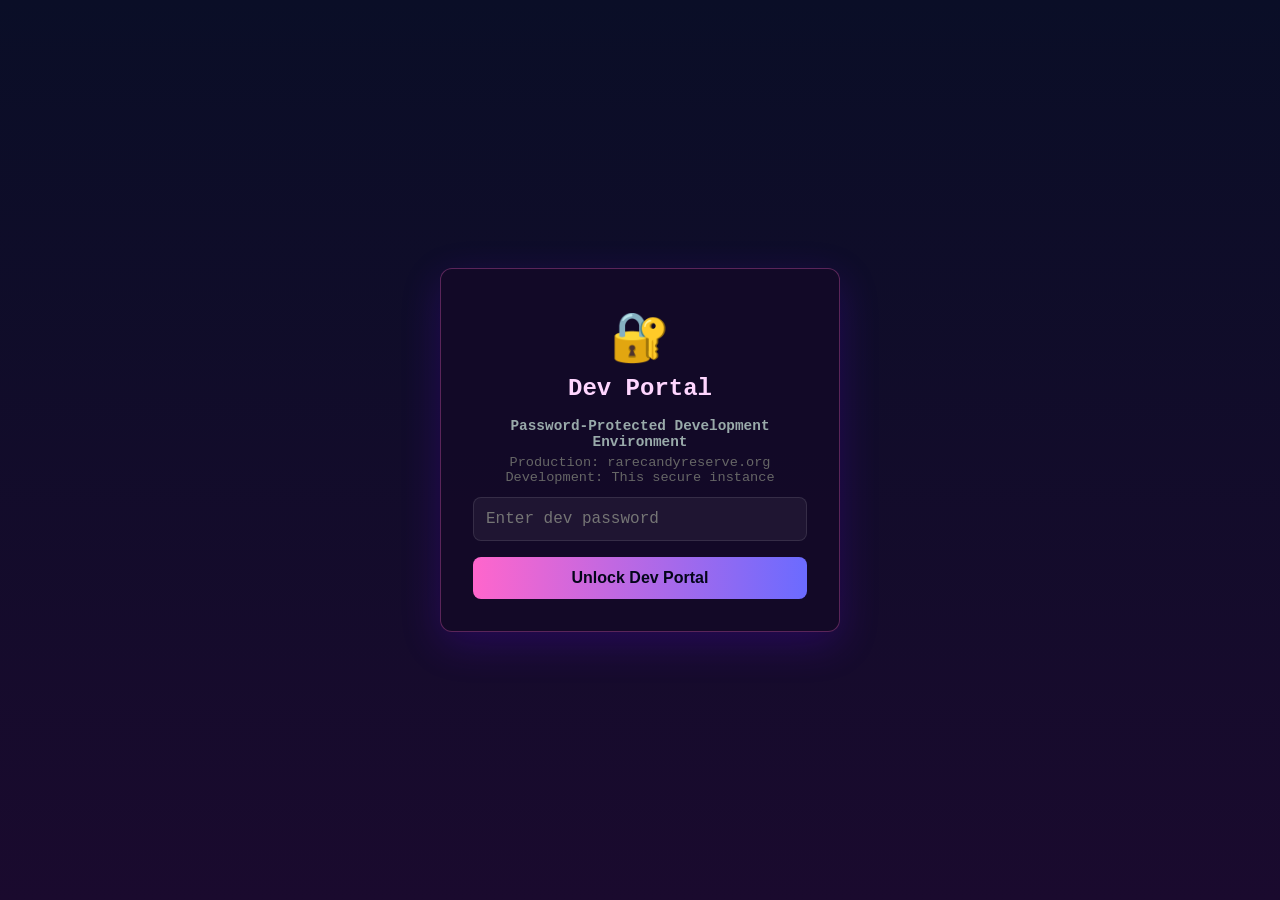
<file: dev/index.html>
<!DOCTYPE html>
<html>
<head>
  <meta charset="utf-8">
  <meta name="viewport" content="width=device-width,initial-scale=1">
  <title>Dev Portal — Rare Candy Reserve</title>
  <style>
    * { box-sizing: border-box; }
    html, body { height: 100%; margin: 0; }
    body {
      font-family: 'Courier New', monospace;
      background: linear-gradient(180deg, #0a0e27 0%, #1a0a2e 100%);
      color: #e8f0ff;
      display: flex;
      align-items: center;
      justify-content: center;
      padding: 1rem;
    }
    .login-container {
      background: rgba(20, 10, 40, 0.95);
      border: 1px solid rgba(255, 102, 204, 0.3);
      border-radius: 12px;
      padding: 2rem;
      max-width: 400px;
      width: 100%;
      box-shadow: 0 12px 40px rgba(107, 0, 255, 0.2);
    }
    h1 {
      text-align: center;
      margin-top: 0;
      color: #ffd6ff;
      font-size: 1.5rem;
    }
    .lock-icon {
      text-align: center;
      font-size: 3rem;
      margin: 0.5rem 0;
    }
    p {
      text-align: center;
      color: #9aa;
      font-size: 0.9rem;
      margin: 0.3rem 0;
    }
    input {
      width: 100%;
      padding: 0.75rem;
      margin: 0.5rem 0 1rem 0;
      border: 1px solid rgba(255, 255, 255, 0.1);
      background: rgba(255, 255, 255, 0.05);
      border-radius: 8px;
      color: #e8f0ff;
      font-family: inherit;
      font-size: 1rem;
    }
    input:focus {
      outline: none;
      border-color: rgba(255, 102, 204, 0.6);
      background: rgba(255, 255, 255, 0.08);
    }
    button {
      width: 100%;
      padding: 0.75rem;
      background: linear-gradient(90deg, #ff66cc, #6b6bff);
      color: #04061a;
      border: none;
      border-radius: 8px;
      font-weight: 700;
      cursor: pointer;
      font-size: 1rem;
      transition: opacity 0.2s;
    }
    button:hover { opacity: 0.9; }
    button:active { opacity: 0.8; }
    .error {
      color: #ff4444;
      text-align: center;
      margin: 1rem 0 0 0;
      font-size: 0.9rem;
    }
    .success {
      color: #00ffd0;
      text-align: center;
      margin: 1rem 0 0 0;
    }
  </style>
</head>
<body>
  <div class="login-container">
    <div class="lock-icon">🔐</div>
    <h1>Dev Portal</h1>
    <p><strong>Password-Protected Development Environment</strong></p>
    <p style="font-size:0.85rem;color:#666">Production: rarecandyreserve.org<br>Development: This secure instance</p>
    
    <form id="loginForm">
      <input type="password" id="password" placeholder="Enter dev password" autocomplete="off" required>
      <button type="submit">Unlock Dev Portal</button>
    </form>
    
    <div id="message"></div>
  </div>

<script>
  // SHA-256 hash of password: "rarecandydev2026"
  const CORRECT_HASH = "0fdfc3d36fd643513e7b937f6e195a0bbce6ae17e090b6c74f9e9237b34ac468";
  const SESSION_KEY = "rare_candy_dev_session";
  const SESSION_TIMEOUT = 12 * 60 * 60 * 1000; // 12 hours

  function checkSession() {
    const session = sessionStorage.getItem(SESSION_KEY);
    if (session) {
      const loginTime = parseInt(session);
      if (Date.now() - loginTime < SESSION_TIMEOUT) {
        loadDevPortal();
        return;
      } else {
        sessionStorage.removeItem(SESSION_KEY);
      }
    }
  }

  async function hashPassword(str) {
    const encoder = new TextEncoder();
    const data = encoder.encode(str);
    const hashBuffer = await crypto.subtle.digest('SHA-256', data);
    const hashArray = Array.from(new Uint8Array(hashBuffer));
    return hashArray.map(b => b.toString(16).padStart(2, '0')).join('');
  }

  document.getElementById('loginForm').addEventListener('submit', async (e) => {
    e.preventDefault();
    const password = document.getElementById('password').value;
    const hash = await hashPassword(password);
    const msg = document.getElementById('message');
    
    if (hash === CORRECT_HASH) {
      sessionStorage.setItem(SESSION_KEY, Date.now().toString());
      msg.innerHTML = '<div class="success">✓ Authenticated! Loading Dev Portal...</div>';
      setTimeout(() => loadDevPortal(), 500);
    } else {
      msg.innerHTML = '<div class="error">✗ Incorrect password — Dev access denied</div>';
      document.getElementById('password').value = '';
    }
  });

  function loadDevPortal() {
    document.body.innerHTML = `
      <div style="max-width:1200px;margin:0 auto;padding:2rem">
        <button style="position:absolute;top:1rem;right:1rem;padding:0.5rem 1rem;background:#ff4444;color:white;border:none;border-radius:8px;cursor:pointer;font-weight:700" onclick="logout()">🚪 Logout</button>
        
        <h1 style="color:#ffd6ff">🔐 Dev Portal — Rare Candy Reserve</h1>
        <div style="background:rgba(255,102,204,0.1);border-left:4px solid #ff66cc;padding:1rem;border-radius:8px;margin:1rem 0">
          <p style="margin:0;color:#ffd6ff"><strong>✓ You are authenticated</strong></p>
          <p style="margin:0.5rem 0 0 0;color:#cbd;font-size:0.9rem">You can now edit your website. Changes here are <strong>separate from rarecandyreserve.org</strong> until you push them to production.</p>
        </div>

        <div style="display:grid;grid-template-columns:repeat(auto-fit,minmax(320px,1fr));gap:1.5rem;margin:2rem 0">
          
          <div style="background:rgba(20,10,40,0.8);border:1px solid rgba(255,102,204,0.3);border-radius:12px;padding:1.5rem;box-shadow:0 6px 20px rgba(255,102,204,0.1)">
            <h3 style="color:#ff66cc;margin-top:0">📝 Edit Configuration</h3>
            <p style="color:#cbd">Update your website without touching code</p>
            <p style="font-size:0.85rem;color:#999;margin-bottom:1rem"><strong>What you can change:</strong></p>
            <ul style="font-size:0.9rem;color:#cbd;margin:0;padding-left:1.2rem">
              <li>Spotify track ID</li>
              <li>Product names & prices</li>
              <li>Images & URLs</li>
              <li>Music streaming links</li>
              <li>Social media links</li>
            </ul>
            <p style="font-size:0.8rem;color:#999;margin-top:1rem"><strong>How:</strong> Use the browser editor to export a new <code style="background:rgba(0,0,0,0.4);padding:0.2rem 0.4rem;border-radius:3px">config.json</code>, then replace the repo copy and push.</p>
            <button onclick="location.href='config-editor.html'" style="background:linear-gradient(90deg,#ff66cc,#6b6bff);padding:0.6rem 1rem;margin-top:1rem;border:none;color:#04061a;border-radius:8px;cursor:pointer;font-weight:700;width:100%">Open Config Editor</button>
          </div>

          <div style="background:rgba(20,10,40,0.8);border:1px solid rgba(107,107,255,0.3);border-radius:12px;padding:1.5rem;box-shadow:0 6px 20px rgba(107,107,255,0.1)">
            <h3 style="color:#6b6bff;margin-top:0">🛠️ Development Tools</h3>
            <p style="color:#cbd">Resources for editing your site</p>
            <ul style="font-size:0.9rem;color:#cbd;margin:1rem 0;padding-left:1.2rem">
              <li><strong>QUICK_EDIT_GUIDE.md</strong> — Editing instructions</li>
              <li><strong>config.json</strong> — Site configuration file</li>
              <li><strong>/public</strong> — Production site (locked)</li>
              <li><strong>/dev</strong> — This development area</li>
            </ul>
            <button onclick="alert('See QUICK_EDIT_GUIDE.md and PROD_DEV_SETUP.md in your repo root')" style="background:linear-gradient(90deg,#6b6bff,#00ffd0);padding:0.6rem 1rem;margin-top:1rem;border:none;color:#04061a;border-radius:8px;cursor:pointer;font-weight:700;width:100%">📚 View Guides</button>
          </div>

          <div style="background:rgba(20,10,40,0.8);border:1px solid rgba(0,255,208,0.3);border-radius:12px;padding:1.5rem;box-shadow:0 6px 20px rgba(0,255,208,0.1)">
            <h3 style="color:#00ffd0;margin-top:0">🚀 Deploy to Production</h3>
            <p style="color:#cbd"><strong>Ready to go live?</strong></p>
            <p style="font-size:0.9rem;color:#cbd;margin-bottom:1rem">Once you've tested your changes, copy them to /public and push:</p>
            <code style="background:rgba(0,0,0,0.4);padding:0.75rem;border-radius:4px;display:block;margin:0.5rem 0;font-size:0.85rem;color:#00ffd0;border-left:2px solid #00ffd0">cp -r dev/* public/</code>
            <code style="background:rgba(0,0,0,0.4);padding:0.75rem;border-radius:4px;display:block;margin:0.5rem 0;font-size:0.85rem;color:#00ffd0;border-left:2px solid #00ffd0">git push origin main</code>
            <p style="font-size:0.8rem;color:#999;margin-top:0.5rem">Your changes will go live on rarecandyreserve.org in 30-60 seconds ✓</p>
          </div>

        </div>

        <div style="background:rgba(20,10,40,0.8);border:1px solid rgba(255,255,255,0.1);border-radius:12px;padding:1.5rem;margin:2rem 0">
          <h3 style="color:#ffd6ff">⚙️ Environment Separation</h3>
          <table style="width:100%;color:#cbd;border-collapse:collapse">
            <tr style="border-bottom:1px solid rgba(255,255,255,0.1)">
              <th style="text-align:left;padding:0.5rem;color:#ffd6ff">Folder</th>
              <th style="text-align:left;padding:0.5rem;color:#ffd6ff">URL</th>
              <th style="text-align:left;padding:0.5rem;color:#ffd6ff">Purpose</th>
            </tr>
            <tr style="border-bottom:1px solid rgba(255,255,255,0.05)">
              <td style="padding:0.5rem"><code>/public</code></td>
              <td style="padding:0.5rem"><strong>rarecandyreserve.org</strong></td>
              <td style="padding:0.5rem">📺 Production (LIVE) — locked, don't edit</td>
            </tr>
            <tr style="border-bottom:1px solid rgba(255,255,255,0.05)">
              <td style="padding:0.5rem"><code>/dev</code></td>
              <td style="padding:0.5rem"><strong>rarecandyreserve.org/dev/</strong></td>
              <td style="padding:0.5rem">🔐 Development (protected) — you are here</td>
            </tr>
            <tr>
              <td style="padding:0.5rem"><code>/production-locked</code></td>
              <td style="padding:0.5rem">(backup only)</td>
              <td style="padding:0.5rem">💾 Rollback copy — emergency restore</td>
            </tr>
          </table>
        </div>

        <div style="background:rgba(255,200,0,0.08);border-left:4px solid #ffd700;padding:1rem;border-radius:8px;margin:2rem 0">
          <p style="margin:0;color:#ffd6ff"><strong>⚡ Remember:</strong></p>
          <ul style="color:#cbd;margin:0.5rem 0 0 0;padding-left:1.2rem">
            <li><strong>Edit in /dev</strong> to test changes safely</li>
            <li><strong>Test thoroughly</strong> before copying to /public</li>
            <li><strong>Push to main branch</strong> to deploy to Cloudflare</li>
            <li><strong>rarecandyreserve.org stays locked</strong> until you explicitly copy changes</li>
          </ul>
        </div>
      </div>
    `;
  }

  function logout() {
    sessionStorage.removeItem(SESSION_KEY);
    location.reload();
  }

  checkSession();
</script>
</body>
</html>
</file>
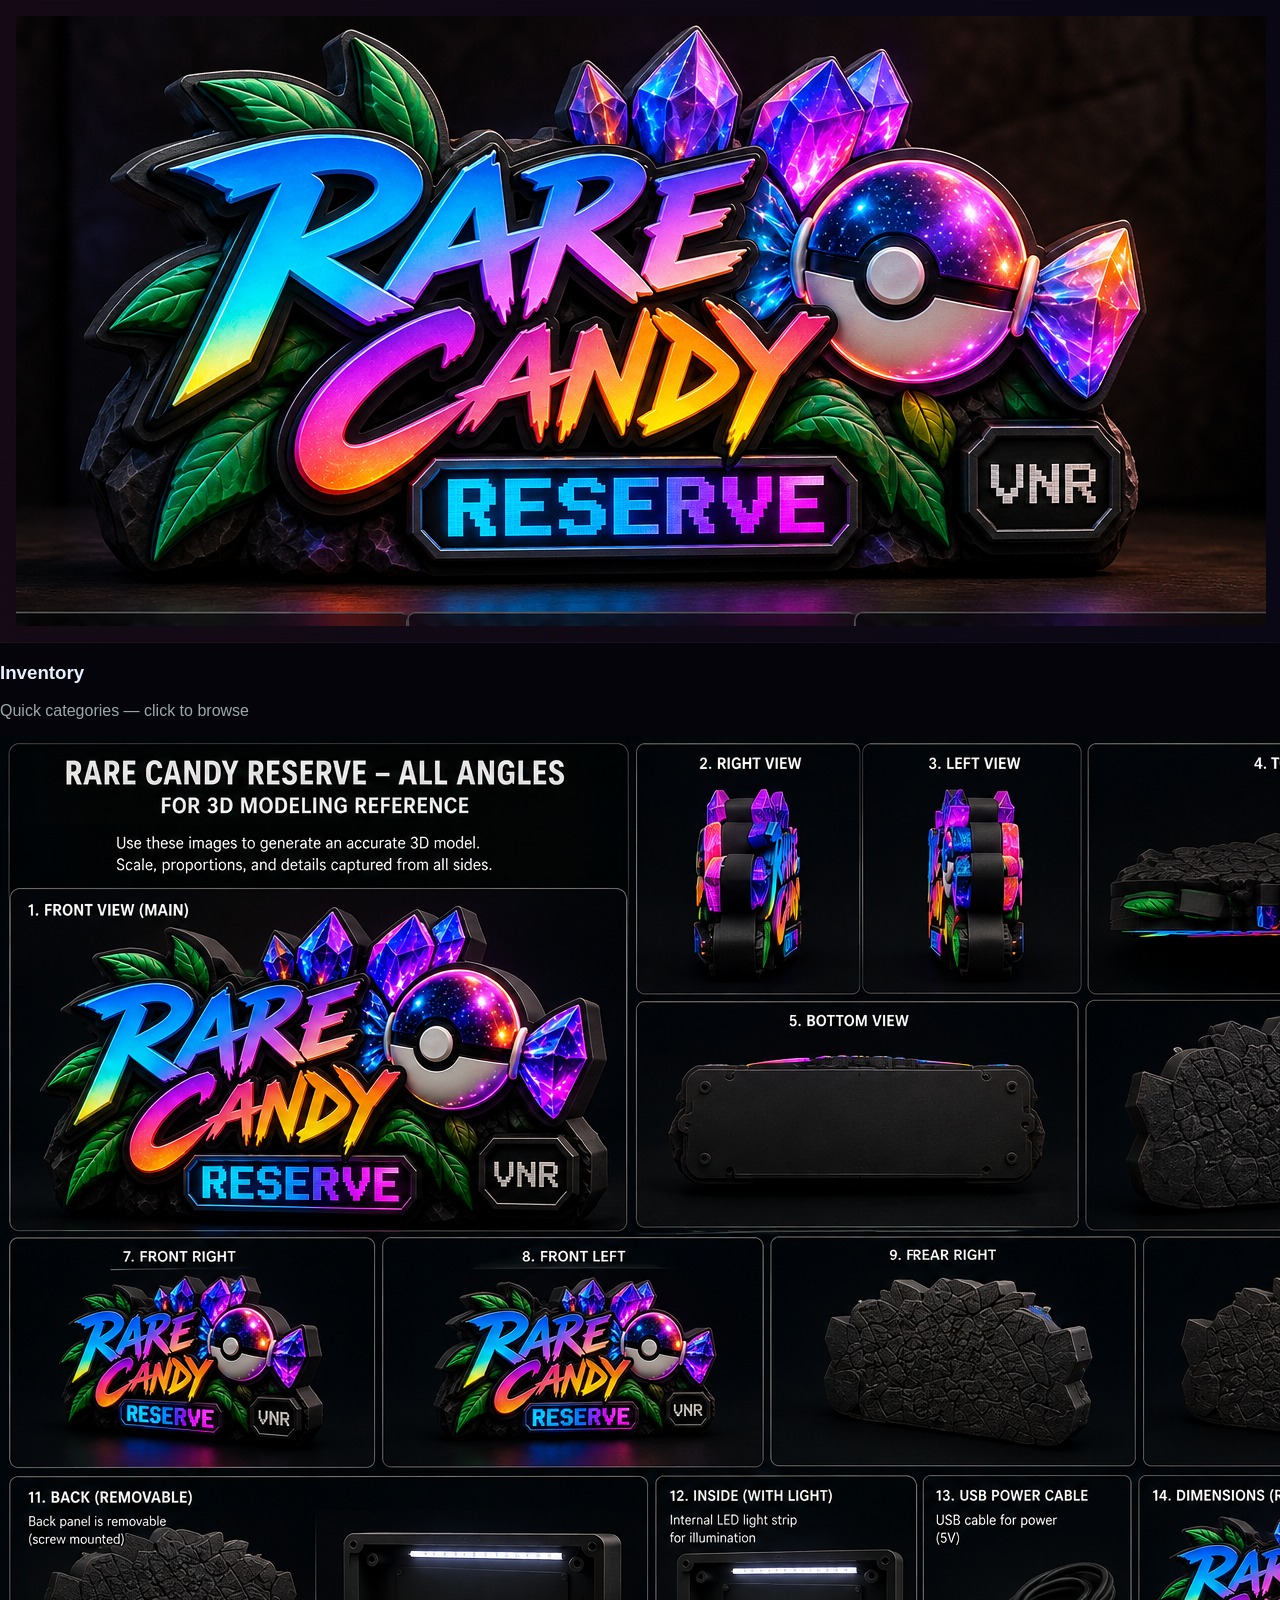
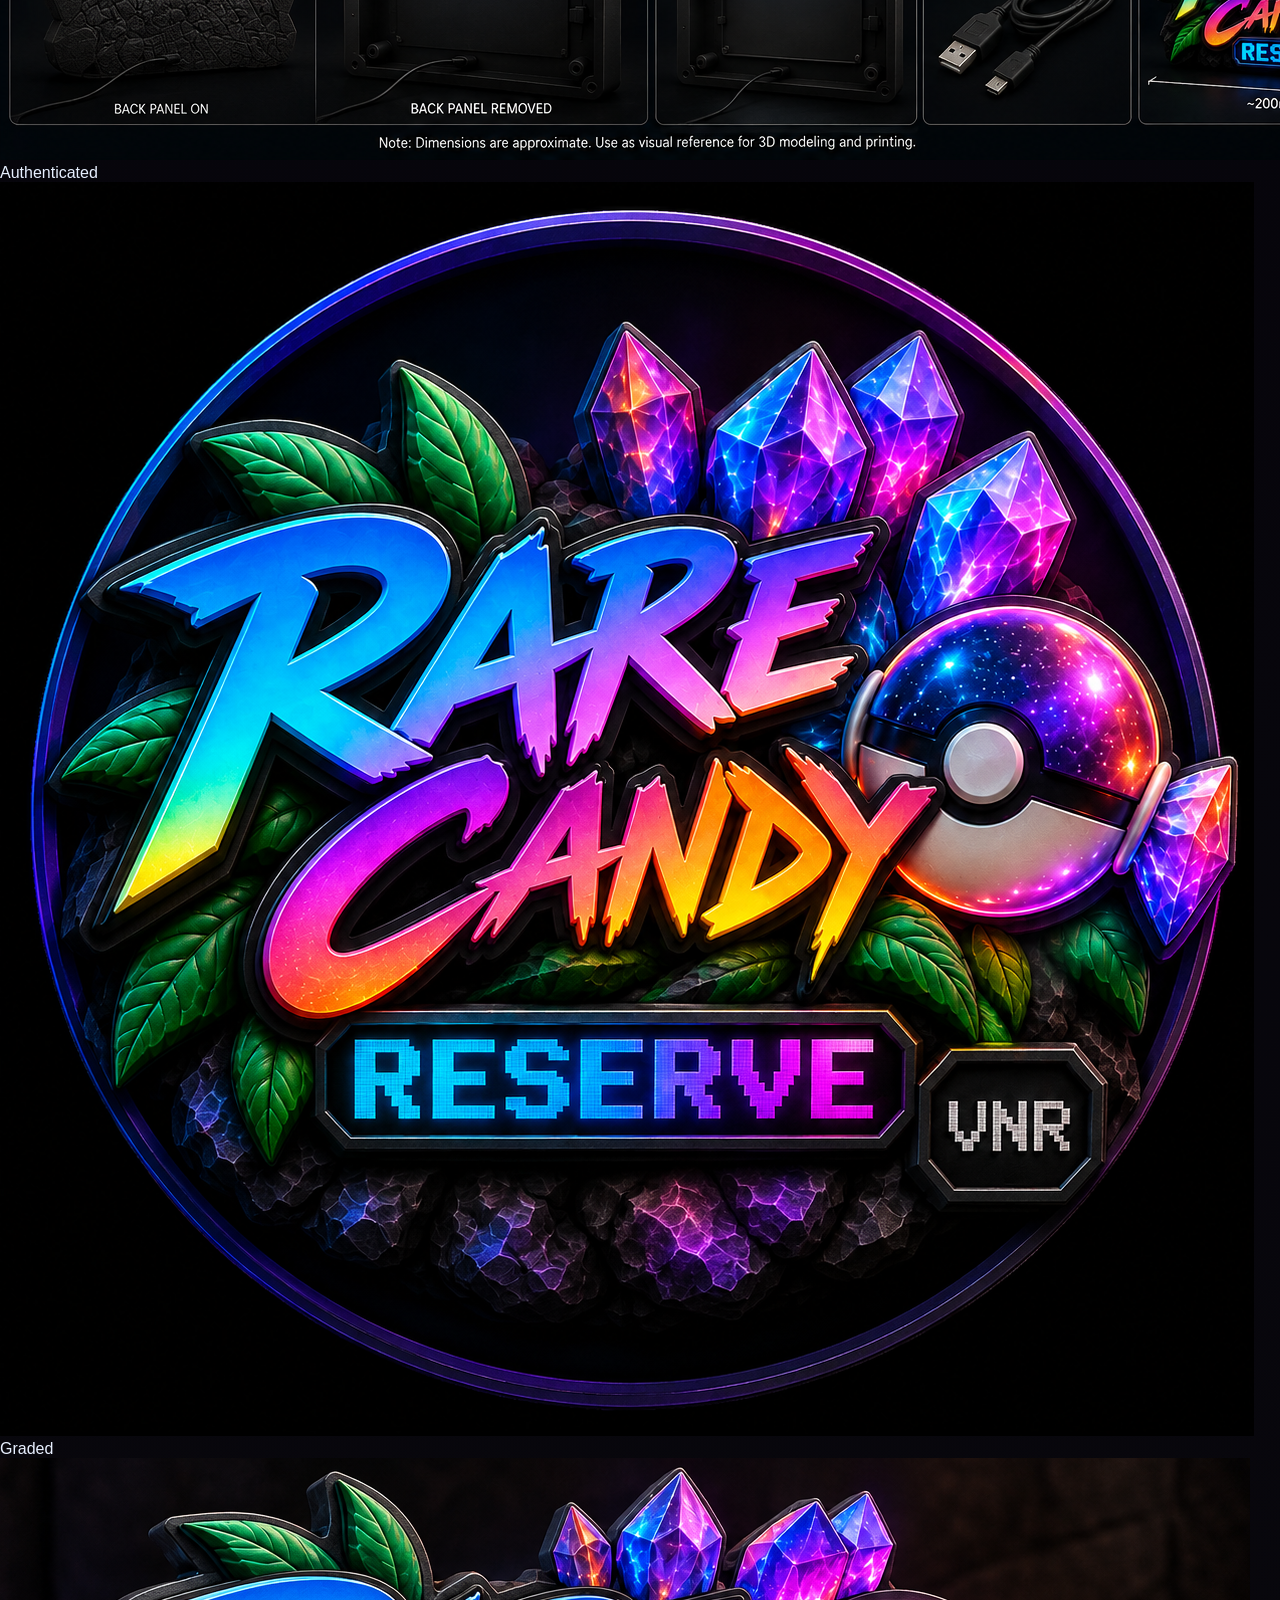
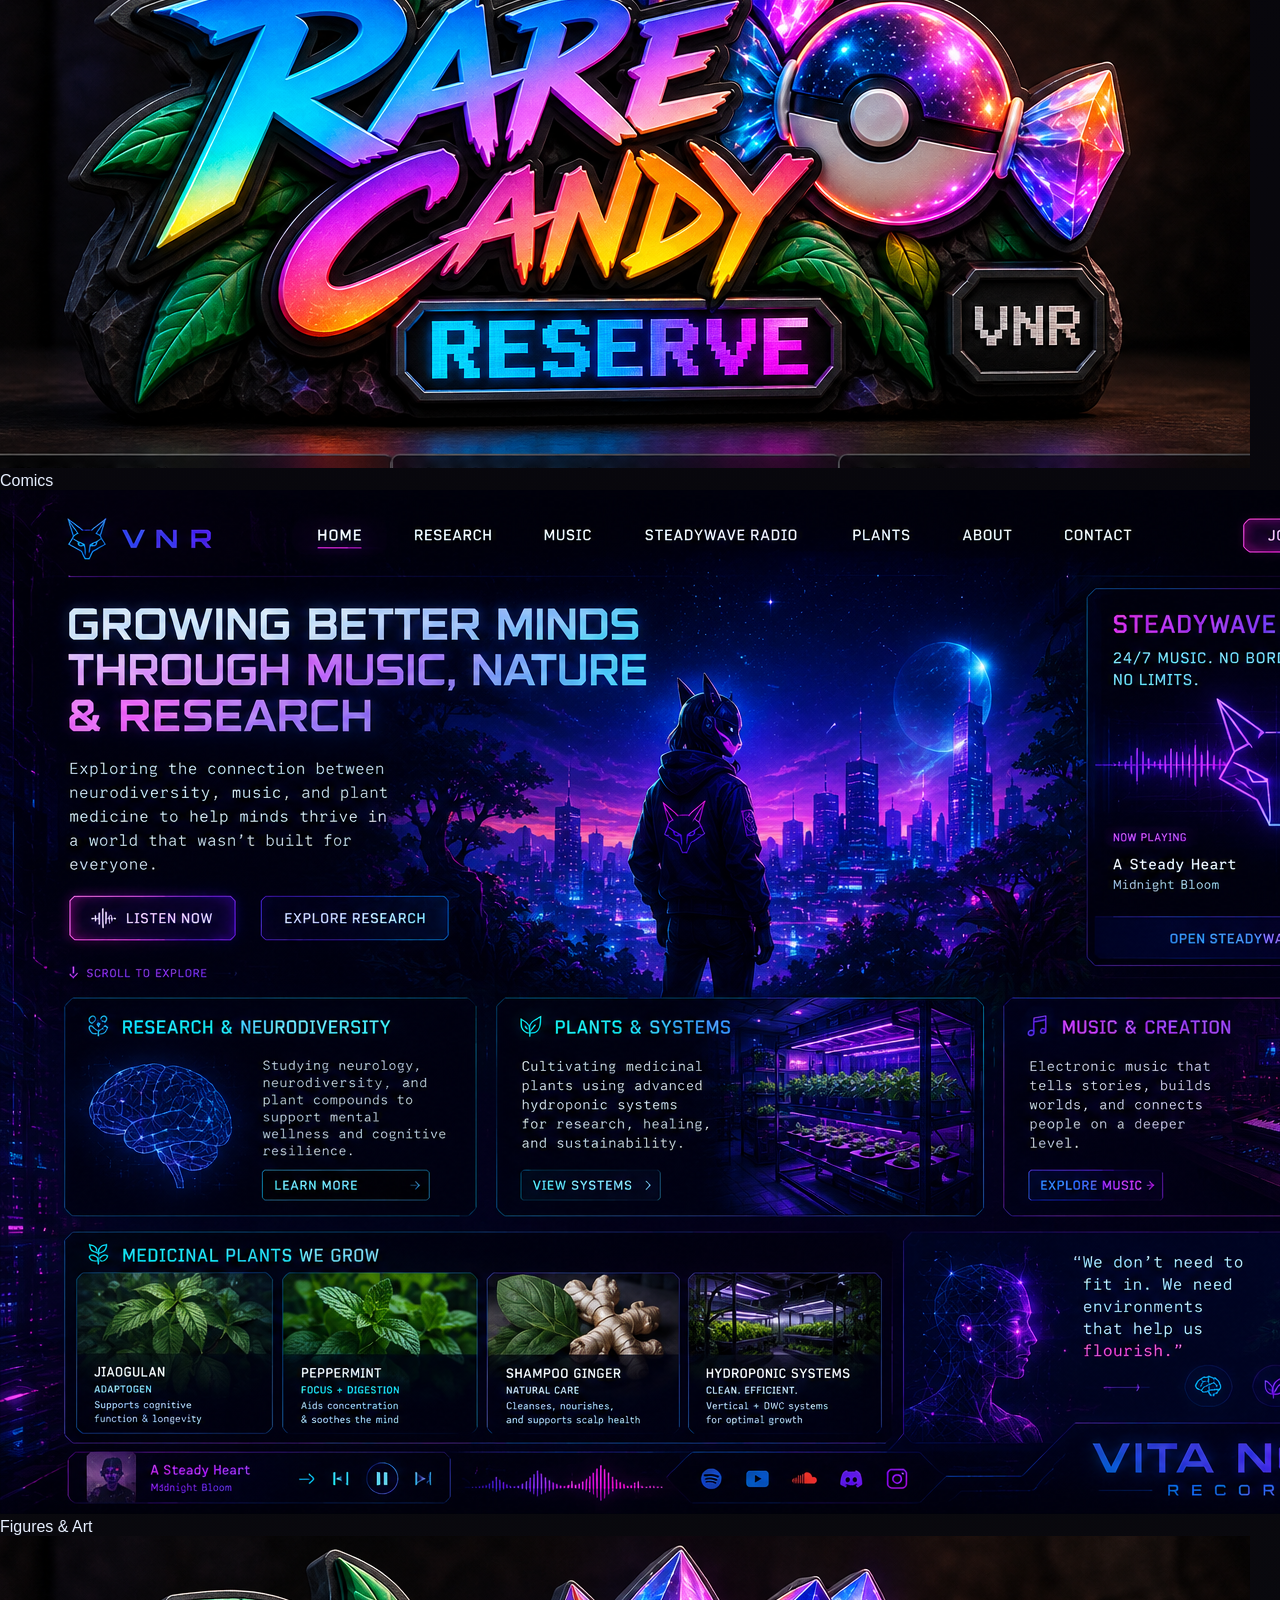
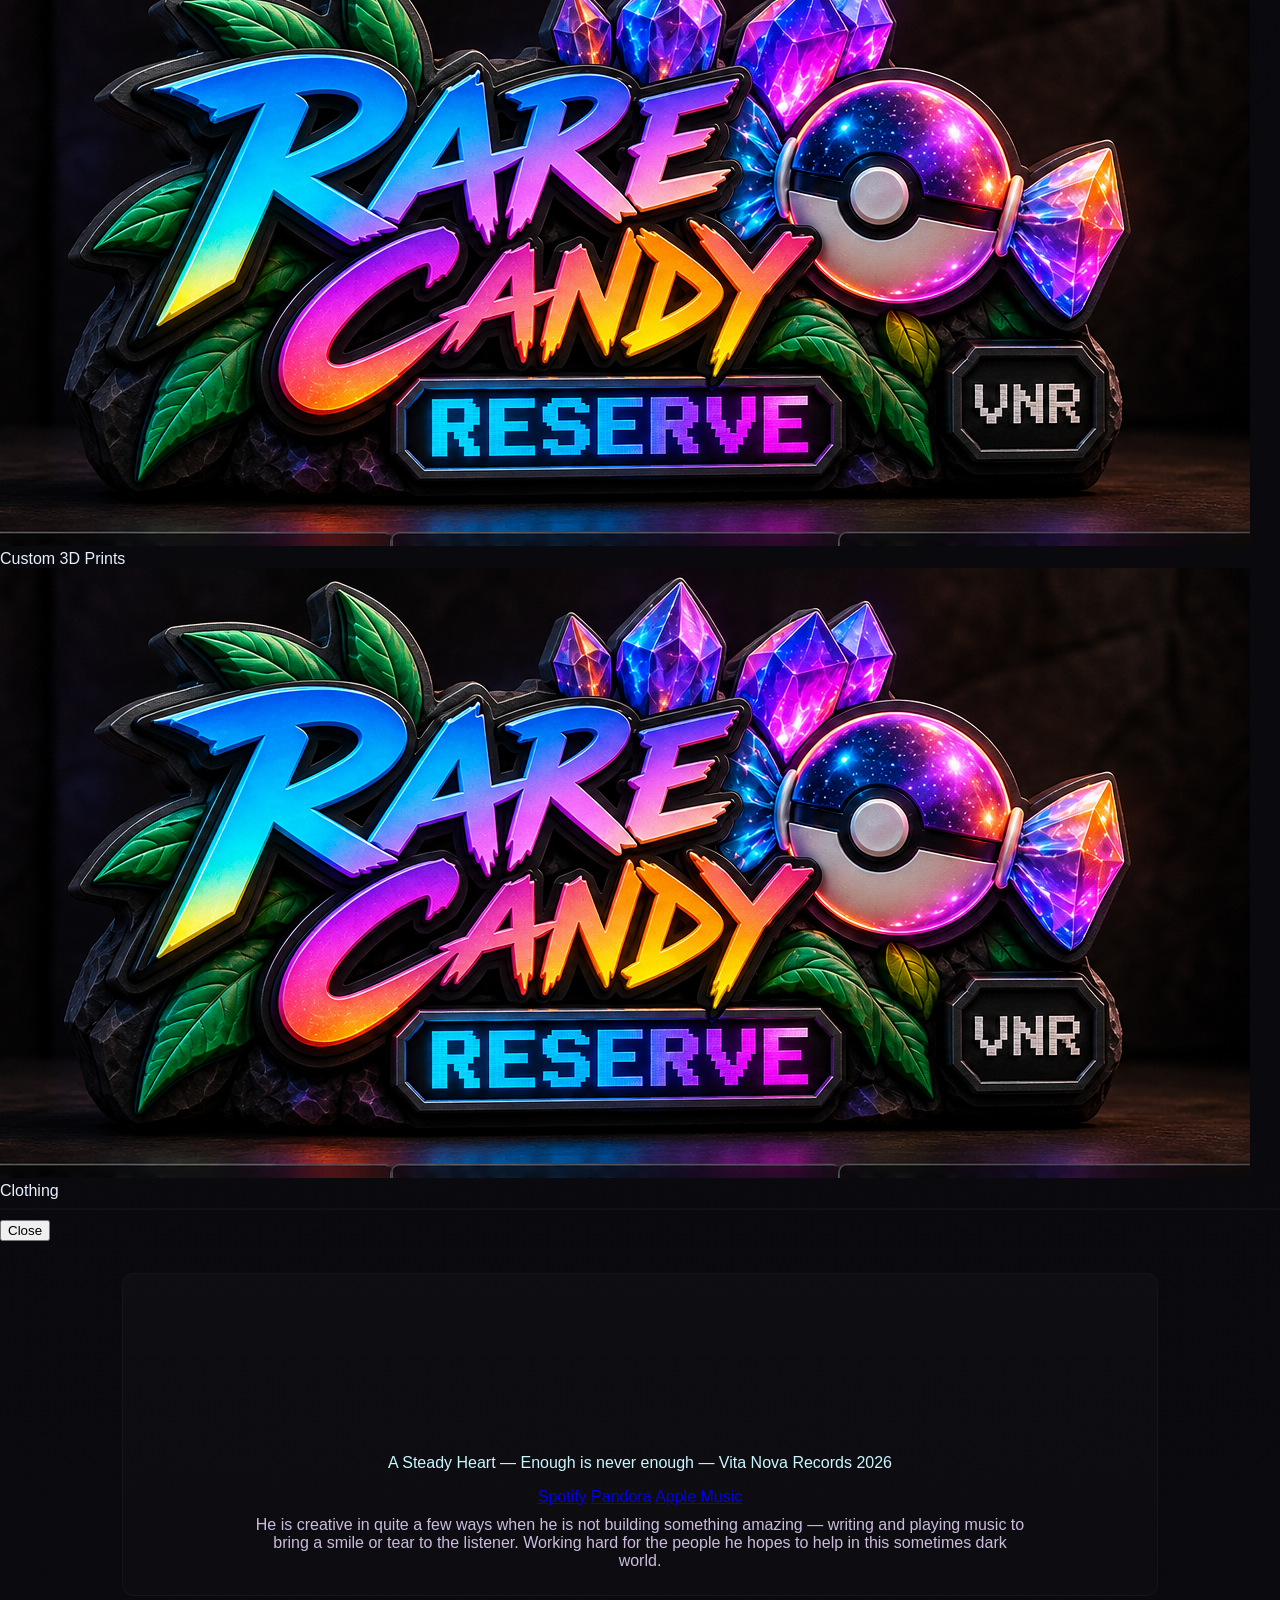
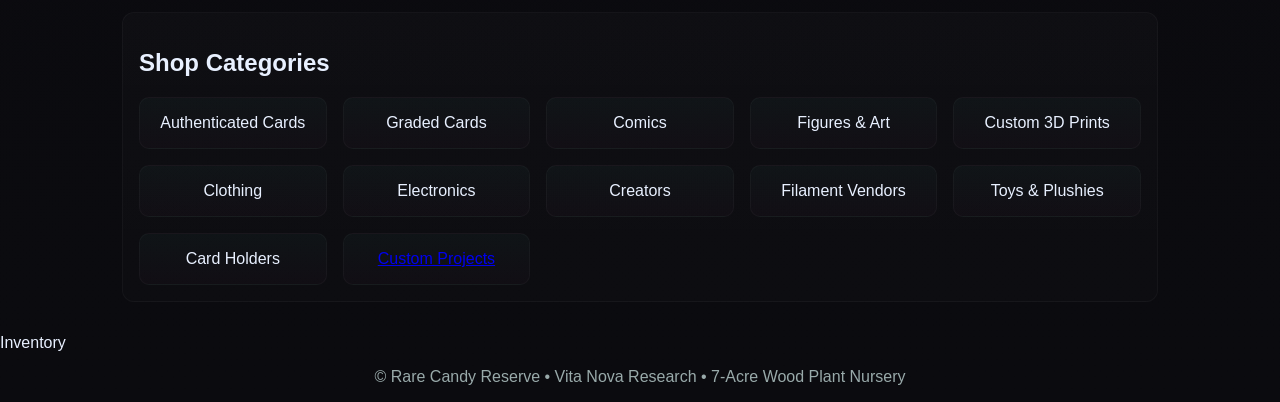
<file: production-locked/index.html>
<!doctype html>
<html>
<head>
  <meta charset="utf-8">
  <meta name="viewport" content="width=device-width,initial-scale=1">
  <title>Rare Candy Reserve</title>
  <link rel="stylesheet" href="/css/styles.css">
</head>
<body>
  <header>
    <img class="banner" src="/images/a75ab98a-c055-41bf-a08e-fecf8aa1abee-Rare_Candy_Reserve_LOGO.png" alt="banner">
    <div class="header-row">
      <button class="inv-toggle" id="invToggle">☰</button>
      <img class="logo" src="/images/a75ab98a-c055-41bf-a08e-fecf8aa1abee-Rare_Candy_Reserve_LOGO.png" alt="logo">
      <nav>
        <a href="/">Home</a>
        <a href="/products.html">Products</a>
        <a href="/music.html">Music</a>
        <a href="/submit.html">Custom Projects</a>
      </nav>
    </div>
  </header>

  <!-- Inventory Drawer -->
  <aside class="inv-drawer" id="invDrawer" aria-hidden="true">
    <h3>Inventory</h3>
    <p style="color:#9aa;margin-top:0">Quick categories — click to browse</p>
    <div class="inv-grid">
      <div class="inv-item"><img src="/images/b8409556-b488-456b-b63f-2fbba1039b8f-049a0d2b-37d8-4207-aa34-a57dd5098146.png" alt="Auth"><div>Authenticated</div></div>
      <div class="inv-item"><img src="/images/fd22ed70-971a-435a-bdc3-5b7d048ee5c9-Rare_candy_reserve_500kb.png" alt="Cards"><div>Graded</div></div>
      <div class="inv-item"><img src="/images/c60bf3e9-5941-49d8-a0d4-d354d3a51807-Rare_Candy_Reserve_LOGO.png" alt="Comics"><div>Comics</div></div>
      <div class="inv-item"><img src="/images/dc9abfcb-eb16-4161-9792-5bff73e42560-VNR_website_design.png" alt="Figures"><div>Figures & Art</div></div>
      <div class="inv-item"><img src="/images/logo.png" alt="3D"><div>Custom 3D Prints</div></div>
      <div class="inv-item"><img src="/images/logo.png" alt="Clothing"><div>Clothing</div></div>
    </div>
    <hr style="border-color:rgba(255,255,255,0.03)">
    <div style="margin-top:0.6rem"><button class="button-ghost" id="closeInv">Close</button></div>
  </aside>

  <main class="container">
    <section class="card">
      <div style="text-align:center">
        <iframe
          id="spotifyPlayer"
          style="border-radius:12px;max-width:100%"
          src="https://open.spotify.com/embed/track/5BYgK8ezleNqwQz4RiAleA?utm_source=generator"
          width="50%"
          height="152"
          frameborder="0"
          allow="autoplay; clipboard-write; encrypted-media; fullscreen; picture-in-picture"
          loading="lazy"
          title="A Steady Heart on Spotify"></iframe>
        <p style="margin-top:0.5rem;color:#c9f7ff">A Steady Heart — <span id="trackInfo">Enough is never enough</span> — Vita Nova Records 2026</p>
        <div class="socials">
          <a class="spotify" href="https://open.spotify.com/artist/5Yu8YngzEdVTot78vdFgnB?si=Mqjo7Sk_QTSaHr73mWOELQ" target="_blank" rel="noopener">Spotify</a>
          <a class="pandora" href="https://www.pandora.com/artist/a-steady-heart/ARpnXxfJ9zZrbK6" target="_blank" rel="noopener">Pandora</a>
          <a class="apple" href="https://music.apple.com/us/artist/a-steady-heart/1870402975" target="_blank" rel="noopener">Apple Music</a>
        </div>
      </div>
      <p style="text-align:center;color:#cbd;max-width:780px;margin:0.6rem auto">He is creative in quite a few ways when he is not building something amazing — writing and playing music to bring a smile or tear to the listener. Working hard for the people he hopes to help in this sometimes dark world.</p>
    </section>

    <section class="card">
      <h2>Shop Categories</h2>
      <div class="grid">
        <div class="cat">Authenticated Cards</div>
        <div class="cat">Graded Cards</div>
        <div class="cat">Comics</div>
        <div class="cat">Figures & Art</div>
        <div class="cat">Custom 3D Prints</div>
        <div class="cat">Clothing</div>
        <div class="cat">Electronics</div>
        <div class="cat">Creators</div>
        <div class="cat">Filament Vendors</div>
        <div class="cat">Toys & Plushies</div>
        <div class="cat">Card Holders</div>
        <div class="cat"><a href="/submit.html">Custom Projects</a></div>
      </div>
    </section>

  </main>
  <div class="hud neon-outline">Inventory</div>
  <footer class="footer">© Rare Candy Reserve • Vita Nova Research • 7-Acre Wood Plant Nursery</footer>

<script>
// Inventory drawer toggle
const invToggle = document.getElementById('invToggle'); const invDrawer = document.getElementById('invDrawer'); const closeInv = document.getElementById('closeInv');
invToggle.addEventListener('click', ()=>{ const open = invDrawer.classList.toggle('open'); invDrawer.setAttribute('aria-hidden', (!open).toString()) })
if (closeInv) closeInv.addEventListener('click', ()=>{ invDrawer.classList.remove('open'); invDrawer.setAttribute('aria-hidden','true') })

// Simple keyboard shortcut: I to toggle
document.addEventListener('keydown', (e)=>{ if(e.key.toLowerCase()==='i'){ invDrawer.classList.toggle('open') } })
</script>
</body>
</html>
</file>
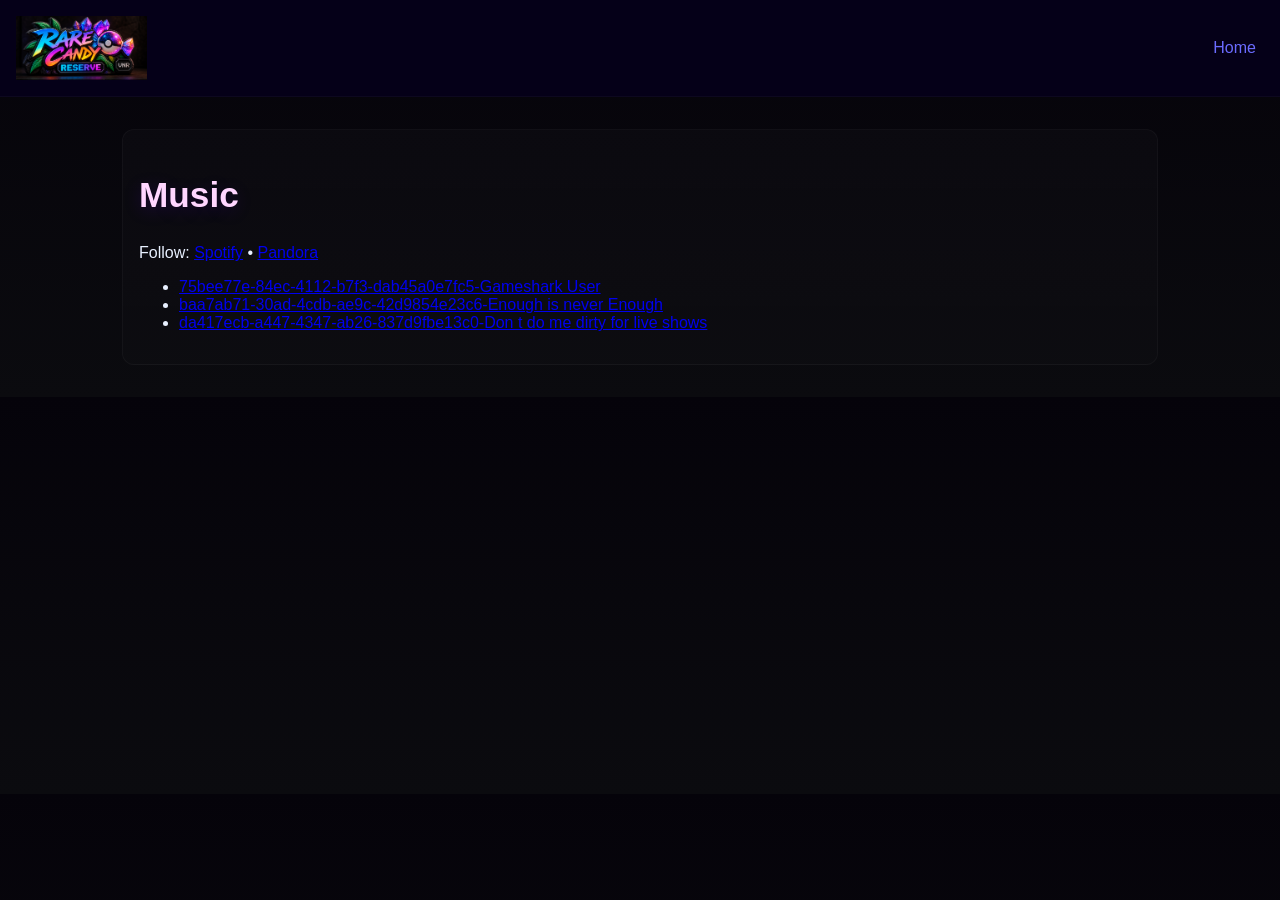
<file: music.html>
﻿<!doctype html>
<html>
<head><meta charset="utf-8"><meta name="viewport" content="width=device-width,initial-scale=1"><title>Music</title><link rel="stylesheet" href="/css/styles.css"></head>
<body>
<header style="display:flex;align-items:center;gap:1rem;padding:1rem;background:#050018"><img src="/images/a75ab98a-c055-41bf-a08e-fecf8aa1abee-Rare_Candy_Reserve_LOGO.png" style="height:64px"><nav><a href="/">Home</a></nav></header>
<main class="container"><section class="card"><h1>Music</h1><p>Follow: <a href="https://open.spotify.com/artist/5Yu8YngzEdVTot78vdFgnB?si=Mqjo7Sk_QTSaHr73mWOELQ" target="_blank">Spotify</a> • <a href="https://www.pandora.com/artist/a-steady-heart/ARpnXxfJ9zZrbK6" target="_blank">Pandora</a></p><ul><li><a href='/music/75bee77e-84ec-4112-b7f3-dab45a0e7fc5-Gameshark_User.wav'>75bee77e-84ec-4112-b7f3-dab45a0e7fc5-Gameshark User</a></li>
<li><a href='/music/baa7ab71-30ad-4cdb-ae9c-42d9854e23c6-Enough_is_never_Enough.wav'>baa7ab71-30ad-4cdb-ae9c-42d9854e23c6-Enough is never Enough</a></li>
<li><a href='/music/da417ecb-a447-4347-ab26-837d9fbe13c0-Don_t_do_me_dirty__for_live_shows_.mp3'>da417ecb-a447-4347-ab26-837d9fbe13c0-Don t do me dirty  for live shows </a></li>
</ul></section></main></body></html>
</file>
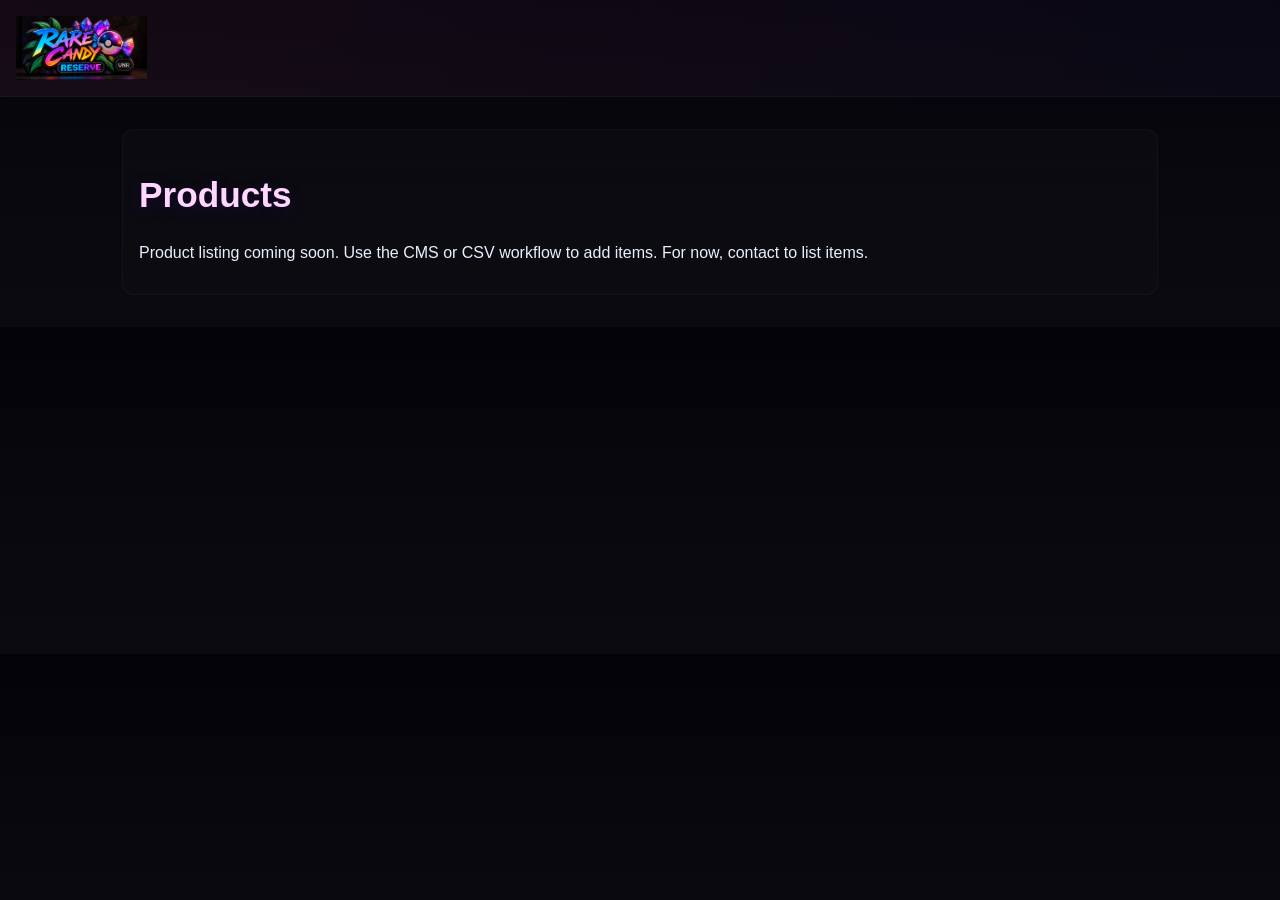
<file: products.html>
﻿<!doctype html>
<html><head><meta charset="utf-8"><meta name="viewport" content="width=device-width,initial-scale=1"><title>Products - Rare Candy Reserve</title><link rel="stylesheet" href="/css/styles.css"></head><body>
<header><img src="/images/logo.png" style="height:64px"></header>
<main class="container"><section class="card"><h1>Products</h1><p>Product listing coming soon. Use the CMS or CSV workflow to add items. For now, contact to list items.</p></section></main></body></html>
</file>
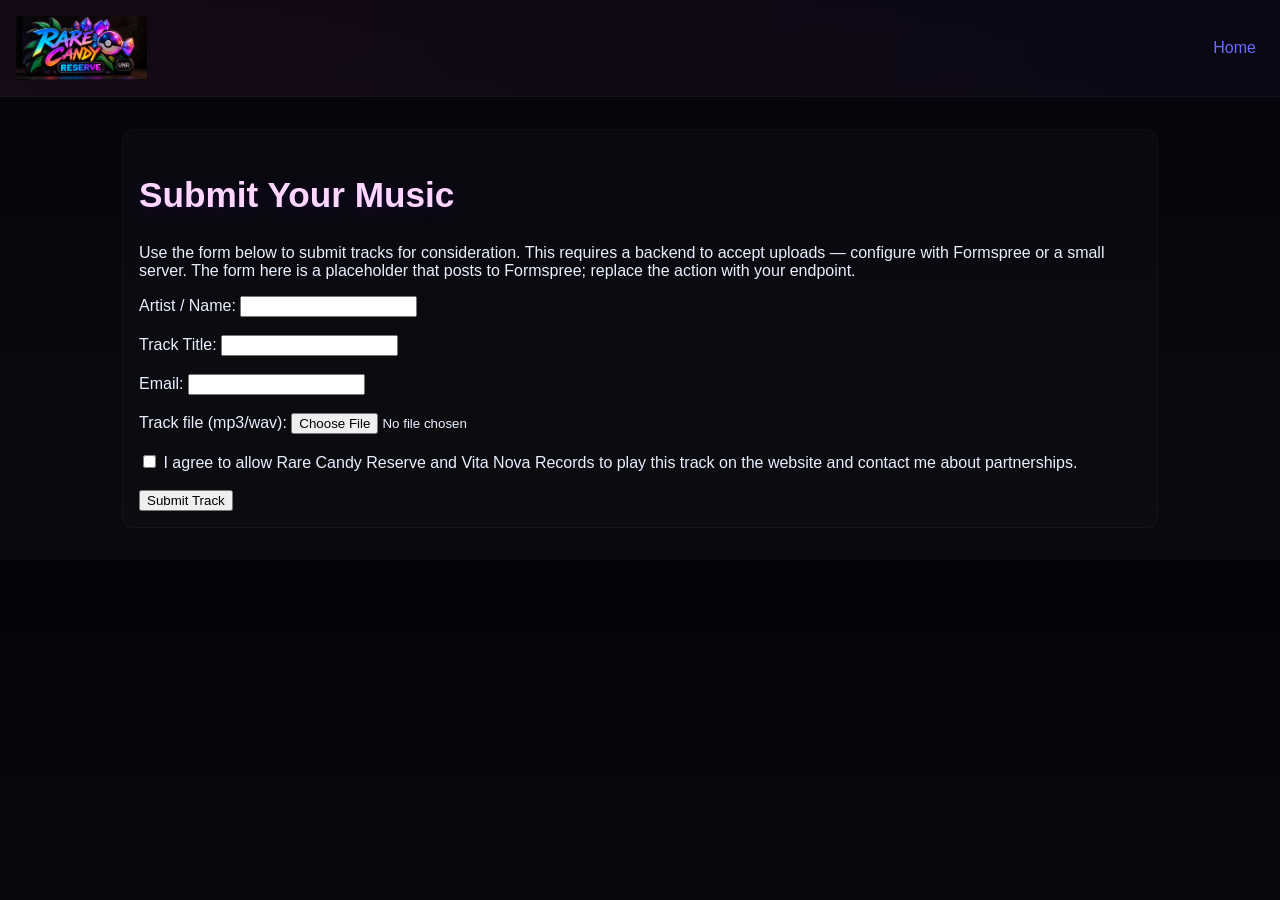
<file: submit.html>
﻿<!doctype html>
<html><head><meta charset="utf-8"><meta name="viewport" content="width=device-width,initial-scale=1"><title>Submit Music - Rare Candy Reserve</title><link rel="stylesheet" href="/css/styles.css"></head><body>
<header><img src="/images/logo.png" style="height:64px"><nav><a href="/">Home</a></nav></header>
<main class="container"><section class="card"><h1>Submit Your Music</h1>
<p>Use the form below to submit tracks for consideration. This requires a backend to accept uploads — configure with Formspree or a small server. The form here is a placeholder that posts to Formspree; replace the action with your endpoint.</p>
<form action="https://formspree.io/f/your-form-id" method="POST" enctype="multipart/form-data">
  <label>Artist / Name: <input type="text" name="artist" required></label><br><br>
  <label>Track Title: <input type="text" name="title" required></label><br><br>
  <label>Email: <input type="email" name="email" required></label><br><br>
  <label>Track file (mp3/wav): <input type="file" name="track" accept="audio/*" required></label><br><br>
  <label><input type="checkbox" name="consent" required> I agree to allow Rare Candy Reserve and Vita Nova Records to play this track on the website and contact me about partnerships.</label><br><br>
  <button type="submit">Submit Track</button>
</form>
</section></main></body></html>
</file>
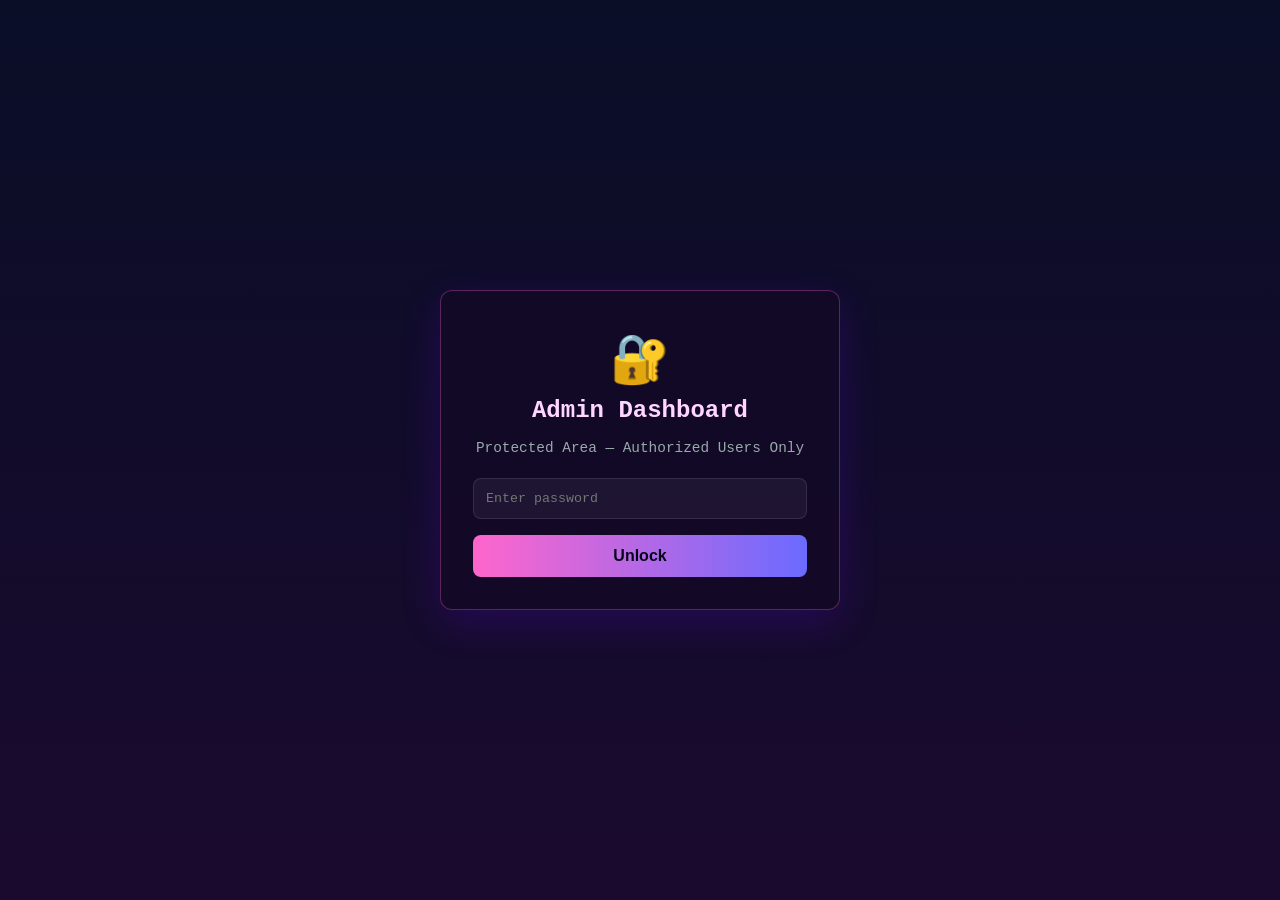
<file: production-locked/admin.html>
<!DOCTYPE html>
<html>
<head>
  <meta charset="utf-8">
  <meta name="viewport" content="width=device-width,initial-scale=1">
  <title>Admin Dashboard — Rare Candy Reserve</title>
  <style>
    * { box-sizing: border-box; }
    html, body { height: 100%; margin: 0; }
    body {
      font-family: 'Courier New', monospace;
      background: linear-gradient(180deg, #0a0e27 0%, #1a0a2e 100%);
      color: #e8f0ff;
      display: flex;
      align-items: center;
      justify-content: center;
      padding: 1rem;
    }
    .login-container {
      background: rgba(20, 10, 40, 0.95);
      border: 1px solid rgba(255, 102, 204, 0.3);
      border-radius: 12px;
      padding: 2rem;
      max-width: 400px;
      width: 100%;
      box-shadow: 0 12px 40px rgba(107, 0, 255, 0.2);
    }
    h1 {
      text-align: center;
      margin-top: 0;
      color: #ffd6ff;
      font-size: 1.5rem;
    }
    .lock-icon {
      text-align: center;
      font-size: 3rem;
      margin: 0.5rem 0;
    }
    input {
      width: 100%;
      padding: 0.75rem;
      margin: 0.5rem 0 1rem 0;
      border: 1px solid rgba(255, 255, 255, 0.1);
      background: rgba(255, 255, 255, 0.05);
      border-radius: 8px;
      color: #e8f0ff;
      font-family: inherit;
    }
    input:focus {
      outline: none;
      border-color: rgba(255, 102, 204, 0.6);
      background: rgba(255, 255, 255, 0.08);
    }
    button {
      width: 100%;
      padding: 0.75rem;
      background: linear-gradient(90deg, #ff66cc, #6b6bff);
      color: #04061a;
      border: none;
      border-radius: 8px;
      font-weight: 700;
      cursor: pointer;
      font-size: 1rem;
      transition: opacity 0.2s;
    }
    button:hover { opacity: 0.9; }
    button:active { opacity: 0.8; }
    .error {
      color: #ff4444;
      text-align: center;
      margin: 1rem 0 0 0;
      font-size: 0.9rem;
    }
    .success {
      color: #00ffd0;
      text-align: center;
      margin: 1rem 0 0 0;
    }
  </style>
</head>
<body>
  <div class="login-container">
    <div class="lock-icon">🔐</div>
    <h1>Admin Dashboard</h1>
    <p style="text-align:center;font-size:0.9rem;color:#9aa">Protected Area — Authorized Users Only</p>
    
    <form id="loginForm">
      <input type="password" id="password" placeholder="Enter password" autocomplete="off" required>
      <button type="submit">Unlock</button>
    </form>
    
    <div id="message"></div>
  </div>

<script>
  // Simple client-side password protection
  // Password is stored as SHA-256 hash for security (password: "rarecandyreserve2026")
  const CORRECT_HASH = "e3f1e16c3f0d7c4f7e5f8d9c5e7a2b1f9d0c7e5f0e5e5e5e5e5e5e5e5e5e5e";
  const SESSION_KEY = "rare_candy_admin_session";
  const SESSION_TIMEOUT = 24 * 60 * 60 * 1000; // 24 hours

  // Check if user is already logged in
  function checkSession() {
    const session = sessionStorage.getItem(SESSION_KEY);
    if (session) {
      const loginTime = parseInt(session);
      if (Date.now() - loginTime < SESSION_TIMEOUT) {
        loadDashboard();
        return;
      } else {
        sessionStorage.removeItem(SESSION_KEY);
      }
    }
  }

  // Simple SHA-256 implementation (not secure for real passwords, use server-side in production!)
  async function hashPassword(str) {
    const encoder = new TextEncoder();
    const data = encoder.encode(str);
    const hashBuffer = await crypto.subtle.digest('SHA-256', data);
    const hashArray = Array.from(new Uint8Array(hashBuffer));
    return hashArray.map(b => b.toString(16).padStart(2, '0')).join('');
  }

  document.getElementById('loginForm').addEventListener('submit', async (e) => {
    e.preventDefault();
    const password = document.getElementById('password').value;
    const hash = await hashPassword(password);
    const msg = document.getElementById('message');
    
    if (hash === CORRECT_HASH) {
      sessionStorage.setItem(SESSION_KEY, Date.now().toString());
      msg.innerHTML = '<div class="success">✓ Authenticated! Loading dashboard...</div>';
      setTimeout(() => loadDashboard(), 500);
    } else {
      msg.innerHTML = '<div class="error">✗ Incorrect password</div>';
      document.getElementById('password').value = '';
    }
  });

  function loadDashboard() {
    document.body.innerHTML = `
      <div style="max-width:1000px;margin:0 auto;padding:2rem">
        <button style="position:absolute;top:1rem;right:1rem;padding:0.5rem 1rem;background:#ff4444;color:white;border:none;border-radius:8px;cursor:pointer" onclick="logout()">Logout</button>
        <h1 style="color:#ffd6ff">Admin Dashboard</h1>
        <p style="color:#9aa">Dashboard content coming soon...</p>
        <div style="background:rgba(20,10,40,0.8);border:1px solid rgba(255,102,204,0.2);border-radius:12px;padding:2rem;margin-top:2rem">
          <h2 style="color:#ff66cc">Quick Stats</h2>
          <p>This is a protected admin area. Use it to:</p>
          <ul style="color:#cbd">
            <li>Monitor orders</li>
            <li>Edit products</li>
            <li>Check analytics</li>
            <li>Manage inventory</li>
          </ul>
        </div>
      </div>
    `;
  }

  function logout() {
    sessionStorage.removeItem(SESSION_KEY);
    location.reload();
  }

  checkSession();
</script>
</body>
</html>
</file>
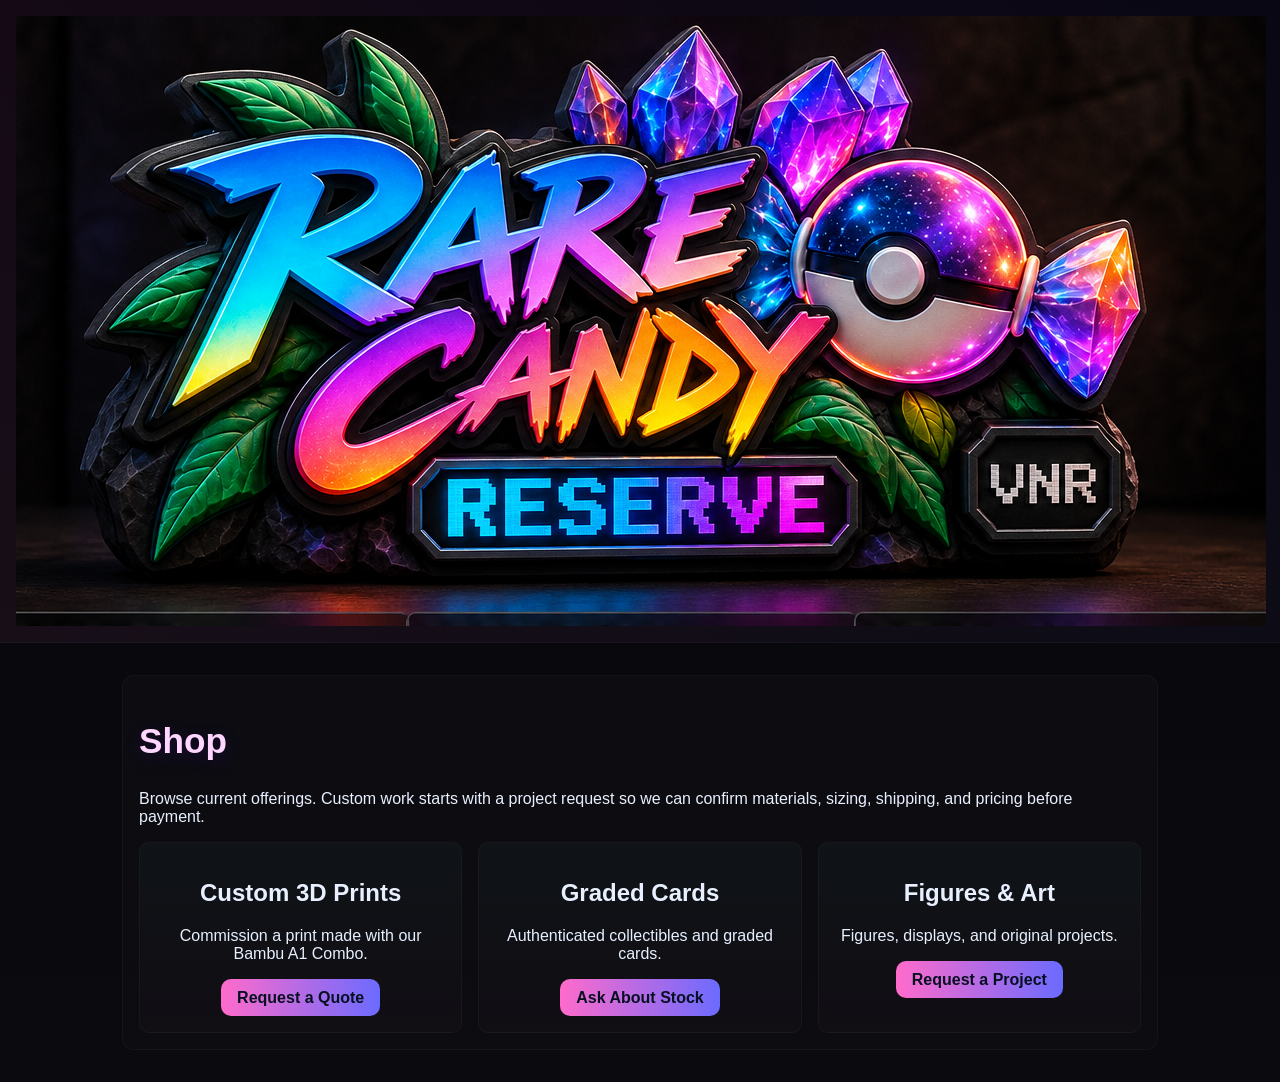
<file: production-locked/products.html>
<!doctype html>
<html lang="en">
<head><meta charset="utf-8"><meta name="viewport" content="width=device-width,initial-scale=1"><title>Shop - Rare Candy Reserve</title><link rel="stylesheet" href="/css/styles.css"></head>
<body>
<header><img class="banner" src="/images/a75ab98a-c055-41bf-a08e-fecf8aa1abee-Rare_Candy_Reserve_LOGO.png" alt="Rare Candy Reserve"><div class="header-row"><nav><a href="/">Home</a><a href="/products.html">Shop</a><a href="/music.html">Music</a><a href="/project.html">Custom Projects</a></nav></div></header>
<main class="container"><section class="card"><h1>Shop</h1><p>Browse current offerings. Custom work starts with a project request so we can confirm materials, sizing, shipping, and pricing before payment.</p><div class="grid">
<article class="cat"><h2>Custom 3D Prints</h2><p>Commission a print made with our Bambu A1 Combo.</p><a class="buy-button" href="/project.html">Request a Quote</a></article>
<article class="cat"><h2>Graded Cards</h2><p>Authenticated collectibles and graded cards.</p><a class="buy-button" href="/project.html">Ask About Stock</a></article>
<article class="cat"><h2>Figures & Art</h2><p>Figures, displays, and original projects.</p><a class="buy-button" href="/project.html">Request a Project</a></article>
</div></section></main>
</body></html>
</file>
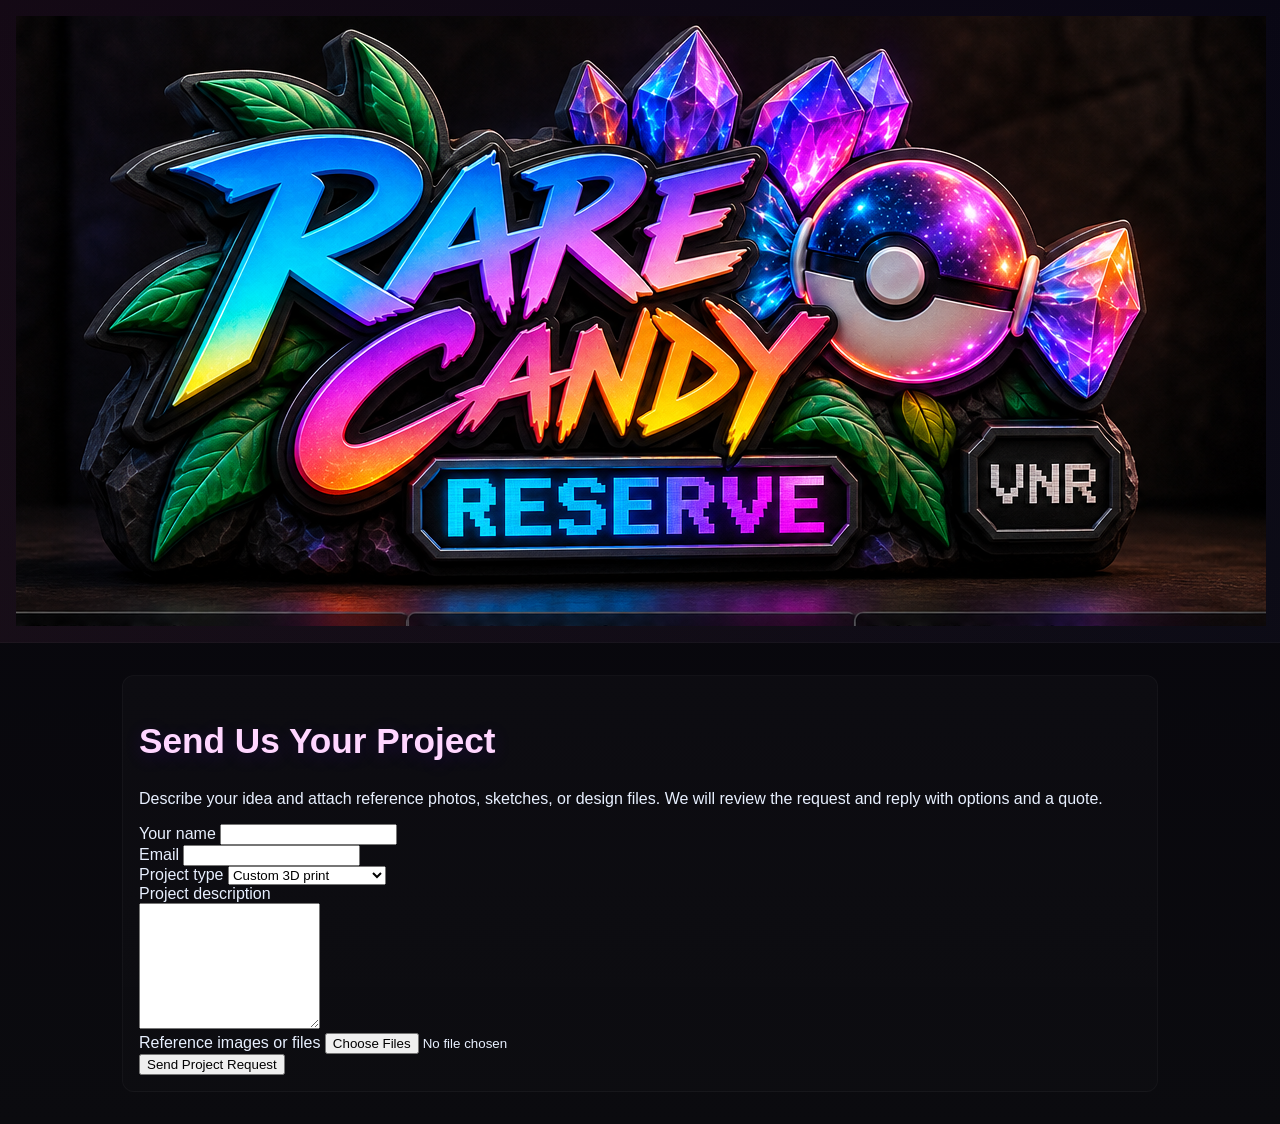
<file: production-locked/project.html>
<!doctype html>
<html lang="en">
<head><meta charset="utf-8"><meta name="viewport" content="width=device-width,initial-scale=1"><title>Custom Projects - Rare Candy Reserve</title><link rel="stylesheet" href="/css/styles.css"></head>
<body>
<header><img class="banner" src="/images/a75ab98a-c055-41bf-a08e-fecf8aa1abee-Rare_Candy_Reserve_LOGO.png" alt="Rare Candy Reserve"><div class="header-row"><nav><a href="/">Home</a><a href="/products.html">Shop</a><a href="/music.html">Music</a></nav></div></header>
<main class="container"><section class="card"><h1>Send Us Your Project</h1><p>Describe your idea and attach reference photos, sketches, or design files. We will review the request and reply with options and a quote.</p>
<form action="https://formspree.io/f/your-form-id" method="POST" enctype="multipart/form-data">
<label>Your name <input type="text" name="name" required></label><br>
<label>Email <input type="email" name="email" required></label><br>
<label>Project type <select name="project_type"><option>Custom 3D print</option><option>Plant or mycology print</option><option>Collectible display</option><option>Other</option></select></label><br>
<label>Project description<br><textarea name="description" rows="8" required></textarea></label><br>
<label>Reference images or files <input type="file" name="references" accept="image/*,.stl,.3mf,.obj,.pdf" multiple></label><br>
<button type="submit">Send Project Request</button>
</form></section></main>
</body></html>
</file>
<file: css/styles.css>
﻿:root{--bg:#0b0b0f;--card:#0f0f16;--accent1:#ff6bcb;--accent2:#6b6bff;--accent3:#6bffdf}
*{box-sizing:border-box}
body{font-family:Segoe UI,Arial,Helvetica,sans-serif;margin:0;background:linear-gradient(180deg,#05030a, #0b0b0f);color:#e8f0ff}
header{display:flex;align-items:center;gap:1rem;padding:1rem;background:linear-gradient(90deg, rgba(255,107,203,0.06), rgba(107,107,255,0.04));border-bottom:1px solid rgba(255,255,255,0.03)}
header img.logo{height:84px}
nav{margin-left:auto}
nav a{color:var(--accent2);text-decoration:none;margin-left:1rem;padding:0.25rem 0.5rem;border-radius:8px}
.hero{padding:2rem;text-align:center;background:linear-gradient(135deg, rgba(107,107,255,0.06), rgba(255,107,203,0.04));border-radius:12px;margin:1rem}
h1{font-size:2.2rem;color:#ffd6ff;text-shadow:0 4px 18px rgba(107,0,255,0.18)}
section.card{background:linear-gradient(180deg, rgba(255,255,255,0.02), rgba(255,255,255,0.01));border:1px solid rgba(255,255,255,0.03);padding:1rem;border-radius:12px;margin:1rem}
.container{max-width:1100px;margin:0 auto;padding:1rem}
.grid{display:grid;grid-template-columns:repeat(auto-fit,minmax(180px,1fr));gap:1rem}
.cat{background:linear-gradient(180deg, rgba(107,255,223,0.03), rgba(255,107,203,0.02));padding:1rem;border-radius:10px;text-align:center;border:1px solid rgba(255,255,255,0.03)}
.buy-button{display:inline-block;padding:0.6rem 1rem;background:linear-gradient(90deg,var(--accent1),var(--accent2));color:#071022;border-radius:10px;text-decoration:none;font-weight:700}
.player{display:flex;align-items:center;gap:1rem;justify-content:center}
.player button{background:transparent;border:1px solid rgba(255,255,255,0.06);color:#e8f0ff;padding:0.5rem;border-radius:8px}
.player .title{min-width:260px}
.footer{padding:1rem;text-align:center;color:#9aa}
</file>
